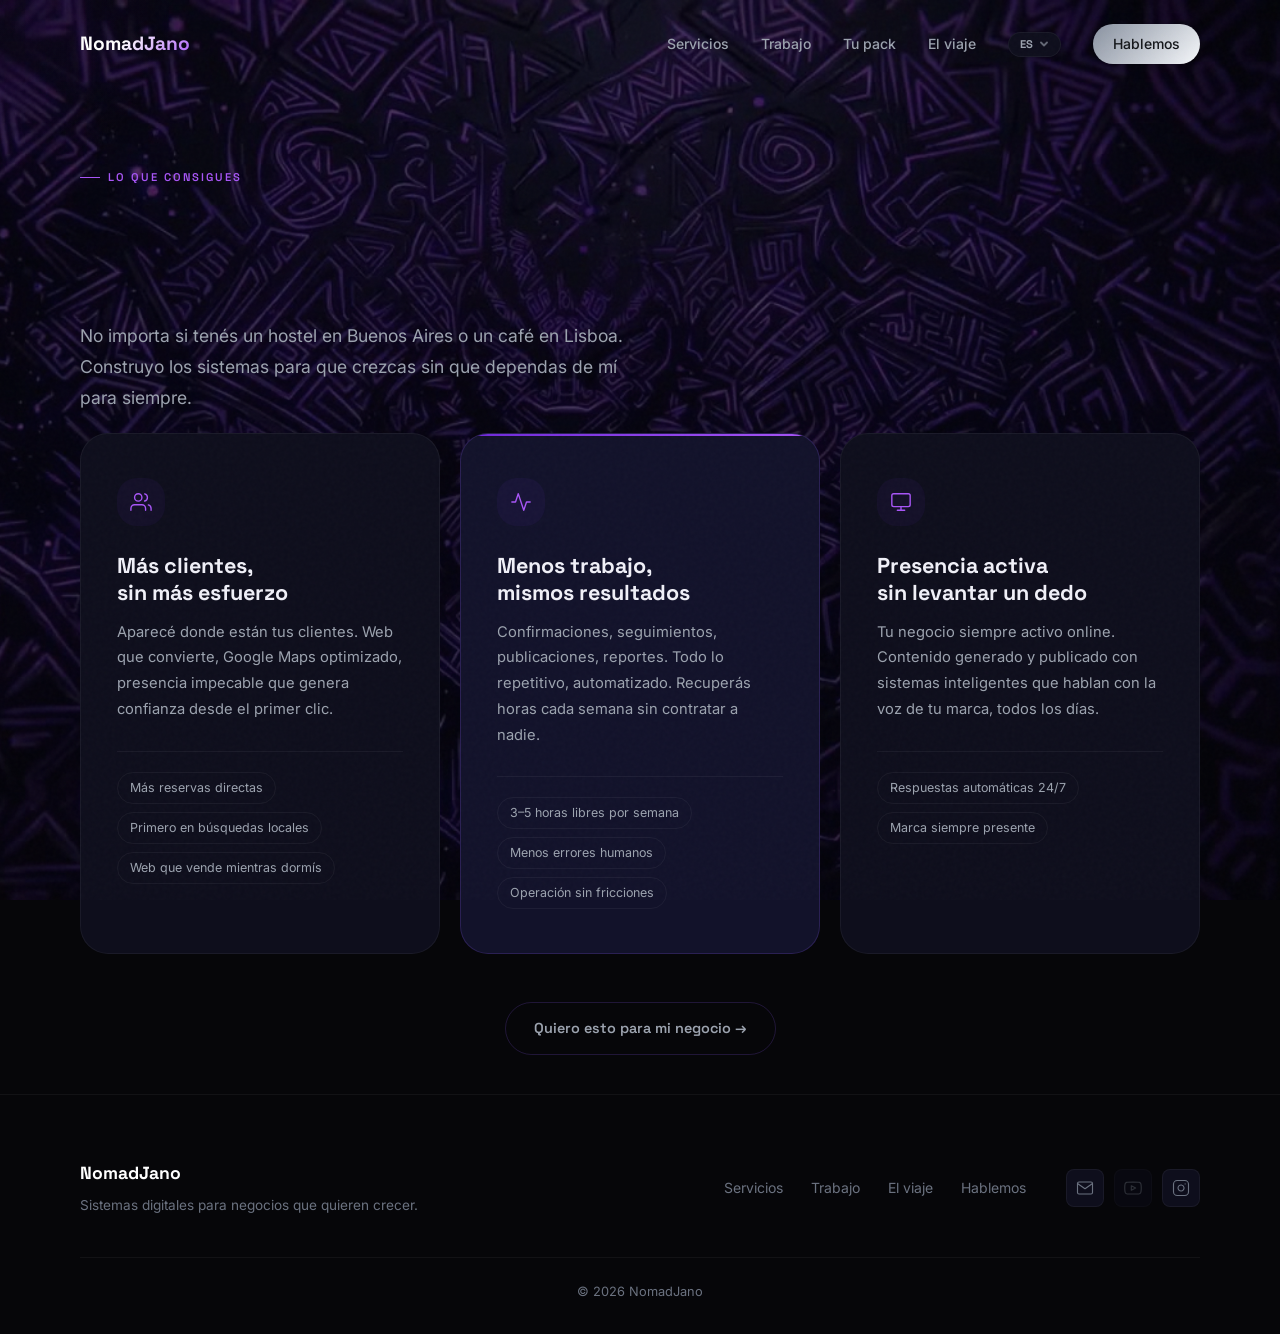
<file: servicios.html>
<!DOCTYPE html>
<html lang="es">
<head>
  <meta charset="UTF-8">
  <meta name="viewport" content="width=device-width, initial-scale=1.0">
  <meta name="description" content="NomadJano — Lo que consigues: más clientes, menos trabajo y presencia activa sin levantar un dedo.">
  <meta name="author" content="NomadJano">
  <meta name="robots" content="index, follow">
  <link rel="canonical" href="https://nomadjano.com/servicios.html">

  <meta property="og:type" content="website">
  <meta property="og:url" content="https://nomadjano.com/servicios.html">
  <meta property="og:title" content="Lo que consigues — NomadJano">
  <meta property="og:description" content="Más clientes, menos trabajo y presencia activa sin levantar un dedo.">
  <meta property="og:image" content="https://nomadjano.com/assets/og-image.svg">
  <meta property="og:site_name" content="NomadJano">
  <meta property="og:locale" content="es_AR">

  <title>Lo que consigues — NomadJano</title>

  <link rel="icon" type="image/svg+xml" href="./assets/favicon.svg">
  <link rel="preconnect" href="https://fonts.googleapis.com">
  <link rel="preconnect" href="https://fonts.gstatic.com" crossorigin>
  <link href="https://fonts.googleapis.com/css2?family=Space+Grotesk:wght@300;400;500;600;700&family=Fraunces:ital,opsz,wght@0,9..144,400;0,9..144,500;0,9..144,600;0,9..144,700;1,9..144,500&family=Inter:ital,wght@0,300;0,400;0,500;1,400&display=swap" rel="stylesheet">
  <link rel="stylesheet" href="./assets/css/styles.css">
</head>
<body>

  <!-- BACKGROUND VIDEO -->
  <video class="bg-video" autoplay muted loop playsinline poster="./assets/video/bg-pattern-poster.jpg" aria-hidden="true">
    <source src="./assets/video/bg-pattern.mp4" type="video/mp4">
  </video>
  <div class="bg-video-overlay" aria-hidden="true"></div>
  <canvas class="rune-field" id="runeField" aria-hidden="true"></canvas>

  <!-- PROGRESS BAR -->
  <div class="scroll-progress" id="scrollProgress" aria-hidden="true"></div>

  <!-- NAV -->
  <nav class="nav" id="nav">
    <div class="nav__container">
      <a href="index.html" class="nav__logo">NomadJano</a>
      <div class="nav__links">
        <a href="servicios.html" data-i18n="nav.services">Servicios</a>
        <a href="index.html#trabajo" data-i18n="nav.work">Trabajo</a>
        <a href="index.html#pack" data-i18n="nav.pack">Tu pack</a>
        <a href="viaje.html" target="_blank" rel="noopener noreferrer" data-i18n="nav.journey">El viaje</a>
        <div class="lang-dropdown" id="langSwitcher">
          <button class="lang-trigger" id="langTrigger" type="button" aria-haspopup="listbox" aria-expanded="false">
            <span class="lang-trigger__code" id="langCurrentCode">ES</span>
            <svg class="lang-trigger__arrow" width="10" height="10" viewBox="0 0 10 10" fill="none" stroke="currentColor" stroke-width="1.8" stroke-linecap="round" stroke-linejoin="round" aria-hidden="true">
              <polyline points="2 3.5 5 6.5 8 3.5"/>
            </svg>
          </button>
          <div class="lang-panel" role="listbox">
            <button class="lang-btn active" data-lang="es">ES</button>
            <button class="lang-btn" data-lang="en">EN</button>
            <button class="lang-btn" data-lang="pt">PT</button>
            <button class="lang-btn" data-lang="it">IT</button>
          </div>
        </div>
        <a href="index.html#contacto" class="nav__cta" data-i18n="nav.cta">Hablemos</a>
      </div>
      <button class="nav__menu-btn" id="menuBtn" aria-label="Abrir menú">
        <span></span><span></span><span></span>
      </button>
    </div>
  </nav>

  <!-- MOBILE MENU -->
  <div class="mobile-menu" id="mobileMenu" aria-hidden="true">
    <button class="mobile-menu__close" id="closeMenu" aria-label="Cerrar menú">✕</button>
    <a href="servicios.html" class="mobile-menu__link" data-i18n="nav.services">Servicios</a>
    <a href="index.html#trabajo" class="mobile-menu__link" data-i18n="nav.work">Trabajo</a>
    <a href="index.html#pack" class="mobile-menu__link" data-i18n="nav.pack">Tu pack</a>
    <a href="viaje.html" target="_blank" rel="noopener noreferrer" class="mobile-menu__link" data-i18n="nav.journey">El viaje</a>
    <div class="lang-switcher lang-switcher--mobile">
      <button class="lang-btn active" data-lang="es">ES</button>
      <button class="lang-btn" data-lang="en">EN</button>
      <button class="lang-btn" data-lang="pt">PT</button>
      <button class="lang-btn" data-lang="it">IT</button>
    </div>
    <a href="index.html#contacto" class="mobile-menu__link mobile-menu__cta" data-i18n="nav.cta">Hablemos →</a>
  </div>

  <!-- ======================================
       SERVICIOS
  ======================================= -->
  <section class="servicios" id="servicios" style="padding-top: clamp(120px, 15vw, 160px);">
    <div class="container">
      <div class="section-header">
        <span class="section-label reveal-up" data-i18n="s01.label">Lo que consigues</span>
        <h2 class="section-title reveal-clip">
          <span data-i18n="s01.title">Tu negocio en piloto automático.</span><br>
          <span class="gradient-text" data-i18n="s01.titleGradient">Sin tecnicismos.</span>
        </h2>
        <p class="section-subtitle reveal-up" data-i18n="s01.subtitle">
          No importa si tenés un hostel en Buenos Aires o un café en Lisboa.
          Construyo los sistemas para que crezcas sin que dependas de mí para siempre.
        </p>
      </div>

      <div class="servicios__grid">
        <div class="servicio-card">
          <div class="servicio-card__icon">
            <svg viewBox="0 0 24 24" fill="none" stroke="currentColor" stroke-width="1.5" stroke-linecap="round" stroke-linejoin="round">
              <path d="M17 21v-2a4 4 0 0 0-4-4H5a4 4 0 0 0-4 4v2"/>
              <circle cx="9" cy="7" r="4"/>
              <path d="M23 21v-2a4 4 0 0 0-3-3.87"/>
              <path d="M16 3.13a4 4 0 0 1 0 7.75"/>
            </svg>
          </div>
          <h3 class="servicio-card__title">
            <span data-i18n="srv01.title">Más clientes,</span><br>
            <span data-i18n="srv01.titleLine2">sin más esfuerzo</span>
          </h3>
          <p class="servicio-card__desc" data-i18n="srv01.desc">
            Aparecé donde están tus clientes. Web que convierte, Google Maps optimizado, presencia impecable que genera confianza desde el primer clic.
          </p>
          <ul class="servicio-card__tags">
            <li data-i18n="srv01.tag1">Más reservas directas</li>
            <li data-i18n="srv01.tag2">Primero en búsquedas locales</li>
            <li data-i18n="srv01.tag3">Web que vende mientras dormís</li>
          </ul>
        </div>

        <div class="servicio-card servicio-card--featured">
          <div class="servicio-card__icon">
            <svg viewBox="0 0 24 24" fill="none" stroke="currentColor" stroke-width="1.5" stroke-linecap="round" stroke-linejoin="round">
              <polyline points="22 12 18 12 15 21 9 3 6 12 2 12"/>
            </svg>
          </div>
          <h3 class="servicio-card__title">
            <span data-i18n="srv02.title">Menos trabajo,</span><br>
            <span data-i18n="srv02.titleLine2">mismos resultados</span>
          </h3>
          <p class="servicio-card__desc" data-i18n="srv02.desc">
            Confirmaciones, seguimientos, publicaciones, reportes. Todo lo repetitivo, automatizado. Recuperás horas cada semana sin contratar a nadie.
          </p>
          <ul class="servicio-card__tags">
            <li data-i18n="srv02.tag1">3–5 horas libres por semana</li>
            <li data-i18n="srv02.tag2">Menos errores humanos</li>
            <li data-i18n="srv02.tag3">Operación sin fricciones</li>
          </ul>
        </div>

        <div class="servicio-card">
          <div class="servicio-card__icon">
            <svg viewBox="0 0 24 24" fill="none" stroke="currentColor" stroke-width="1.5" stroke-linecap="round" stroke-linejoin="round">
              <rect x="2" y="3" width="20" height="14" rx="2" ry="2"/>
              <line x1="8" y1="21" x2="16" y2="21"/>
              <line x1="12" y1="17" x2="12" y2="21"/>
            </svg>
          </div>
          <h3 class="servicio-card__title">
            <span data-i18n="srv03.title">Presencia activa</span><br>
            <span data-i18n="srv03.titleLine2">sin levantar un dedo</span>
          </h3>
          <p class="servicio-card__desc" data-i18n="srv03.desc">
            Tu negocio siempre activo online. Contenido generado y publicado con sistemas inteligentes que hablan con la voz de tu marca, todos los días.
          </p>
          <ul class="servicio-card__tags">
            <li data-i18n="srv03.tag2">Respuestas automáticas 24/7</li>
            <li data-i18n="srv03.tag3">Marca siempre presente</li>
          </ul>
        </div>
      </div>

      <div class="servicios__cta reveal-up">
        <a href="index.html#contacto" class="btn btn--ghost" data-i18n="s01.cta">Quiero esto para mi negocio →</a>
      </div>
    </div>
  </section>

  <!-- ======================================
       FOOTER
  ======================================= -->
  <footer class="footer">
    <div class="container">
      <div class="footer__content">
        <div class="footer__brand">
          <a href="index.html" class="footer__logo">NomadJano</a>
          <p class="footer__tagline" data-i18n="footer.tagline">Sistemas digitales para negocios que quieren crecer.</p>
        </div>
        <nav class="footer__nav" aria-label="Footer navigation">
          <a href="servicios.html" data-i18n="nav.services">Servicios</a>
          <a href="index.html#trabajo" data-i18n="nav.work">Trabajo</a>
          <a href="viaje.html" target="_blank" rel="noopener noreferrer" data-i18n="nav.journey">El viaje</a>
          <a href="index.html#contacto" data-i18n="nav.cta">Hablemos</a>
        </nav>
        <div class="footer__social">
          <a href="mailto:nomadjano@gmail.com" aria-label="Email">
            <svg viewBox="0 0 24 24" fill="none" stroke="currentColor" stroke-width="1.5" stroke-linecap="round" stroke-linejoin="round" width="18" height="18">
              <path d="M4 4h16c1.1 0 2 .9 2 2v12c0 1.1-.9 2-2 2H4c-1.1 0-2-.9-2-2V6c0-1.1.9-2 2-2z"/>
              <polyline points="22,6 12,13 2,6"/>
            </svg>
          </a>
          <a href="https://youtube.com/@nomadjano" target="_blank" rel="noopener noreferrer" aria-label="YouTube (próximamente)" style="opacity:0.4;pointer-events:none;cursor:default;">
            <svg viewBox="0 0 24 24" fill="none" stroke="currentColor" stroke-width="1.5" stroke-linecap="round" stroke-linejoin="round" width="18" height="18">
              <path d="M22.54 6.42a2.78 2.78 0 0 0-1.95-1.97C18.88 4 12 4 12 4s-6.88 0-8.59.45A2.78 2.78 0 0 0 1.46 6.42 29 29 0 0 0 1 12a29 29 0 0 0 .46 5.58A2.78 2.78 0 0 0 3.41 19.6C5.12 20 12 20 12 20s6.88 0 8.59-.4a2.78 2.78 0 0 0 1.95-1.97A29 29 0 0 0 23 12a29 29 0 0 0-.46-5.58z"/>
              <polygon points="9.75 15.02 15.5 12 9.75 8.98 9.75 15.02"/>
            </svg>
          </a>
          <a href="https://instagram.com/nomadjano" target="_blank" rel="noopener noreferrer" aria-label="Instagram">
            <svg viewBox="0 0 24 24" fill="none" stroke="currentColor" stroke-width="1.5" stroke-linecap="round" stroke-linejoin="round" width="18" height="18">
              <rect x="2" y="2" width="20" height="20" rx="5" ry="5"/>
              <path d="M16 11.37A4 4 0 1 1 12.63 8 4 4 0 0 1 16 11.37z"/>
              <line x1="17.5" y1="6.5" x2="17.51" y2="6.5"/>
            </svg>
          </a>
        </div>
      </div>
      <div class="footer__bottom">
        <span data-i18n="footer.copyright">© 2026 NomadJano</span>
      </div>
    </div>
  </footer>

  <script src="./assets/js/i18n.js"></script>
  <script src="./assets/js/main.js"></script>
</body>
</html>
</file>
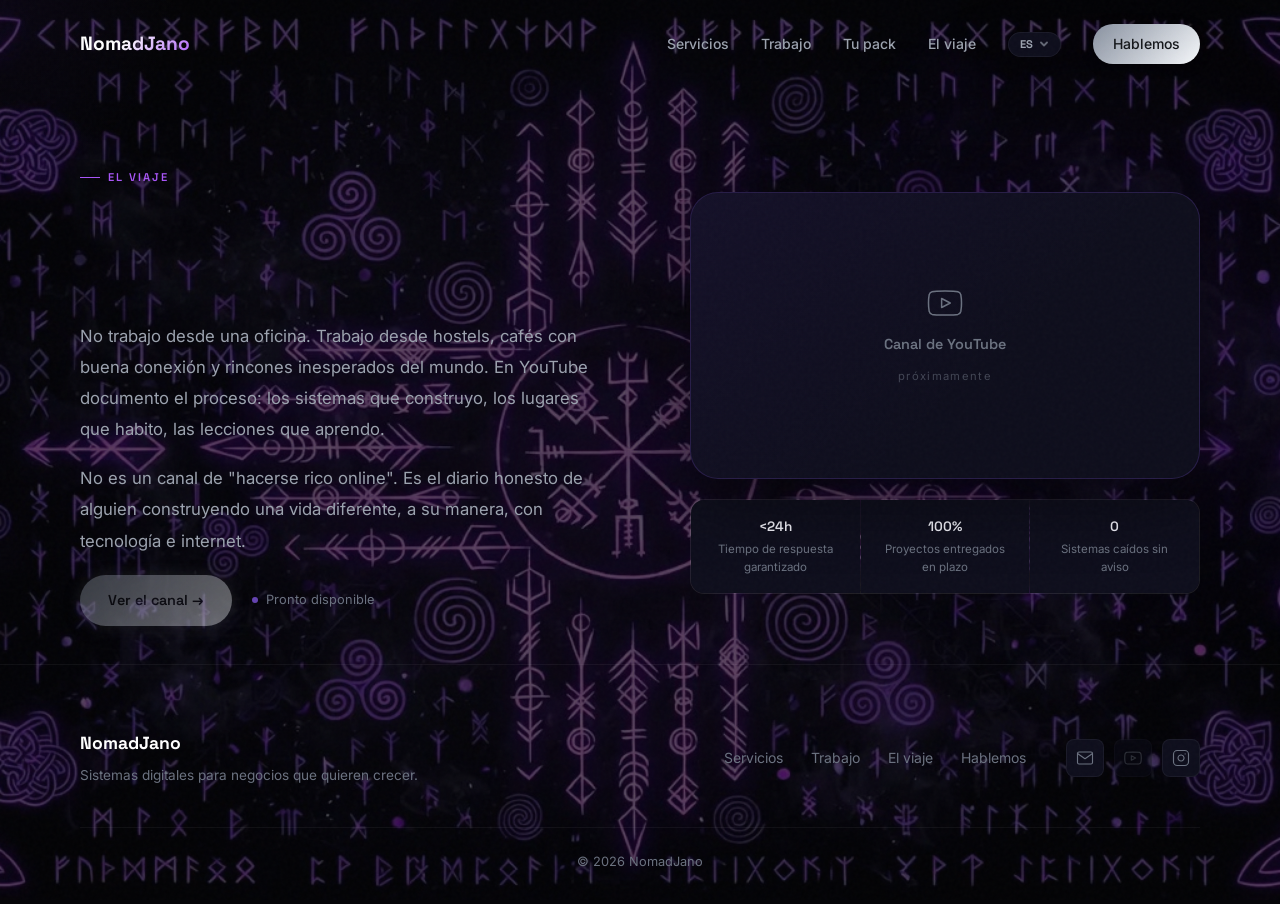
<file: viaje.html>
<!DOCTYPE html>
<html lang="es">
<head>
  <meta charset="UTF-8">
  <meta name="viewport" content="width=device-width, initial-scale=1.0">
  <meta name="description" content="NomadJano — El viaje: una vida construida en movimiento, documentada en el camino.">
  <meta name="author" content="NomadJano">
  <meta name="robots" content="index, follow">
  <link rel="canonical" href="https://nomadjano.com/viaje.html">

  <meta property="og:type" content="website">
  <meta property="og:url" content="https://nomadjano.com/viaje.html">
  <meta property="og:title" content="El viaje — NomadJano">
  <meta property="og:description" content="Una vida construida en movimiento, documentada en el camino.">
  <meta property="og:image" content="https://nomadjano.com/assets/og-image.svg">
  <meta property="og:site_name" content="NomadJano">
  <meta property="og:locale" content="es_AR">

  <title>El viaje — NomadJano</title>

  <link rel="icon" type="image/svg+xml" href="./assets/favicon.svg">
  <link rel="preconnect" href="https://fonts.googleapis.com">
  <link rel="preconnect" href="https://fonts.gstatic.com" crossorigin>
  <link href="https://fonts.googleapis.com/css2?family=Space+Grotesk:wght@300;400;500;600;700&family=Fraunces:ital,opsz,wght@0,9..144,400;0,9..144,500;0,9..144,600;0,9..144,700;1,9..144,500&family=Inter:ital,wght@0,300;0,400;0,500;1,400&display=swap" rel="stylesheet">
  <link rel="stylesheet" href="./assets/css/styles.css">
</head>
<body>

  <!-- BACKGROUND VIDEO -->
  <video class="bg-video" autoplay muted loop playsinline poster="./assets/video/viaje-bg-poster.jpg" aria-hidden="true">
    <source src="./assets/video/viaje-bg.mp4" type="video/mp4">
  </video>
  <div class="bg-video-overlay" aria-hidden="true"></div>
  <canvas class="rune-field" id="runeField" aria-hidden="true"></canvas>

  <!-- PROGRESS BAR -->
  <div class="scroll-progress" id="scrollProgress" aria-hidden="true"></div>

  <!-- NAV -->
  <nav class="nav" id="nav">
    <div class="nav__container">
      <a href="index.html" class="nav__logo">NomadJano</a>
      <div class="nav__links">
        <a href="servicios.html" target="_blank" rel="noopener noreferrer" data-i18n="nav.services">Servicios</a>
        <a href="index.html#trabajo" data-i18n="nav.work">Trabajo</a>
        <a href="index.html#pack" data-i18n="nav.pack">Tu pack</a>
        <a href="viaje.html" data-i18n="nav.journey">El viaje</a>
        <div class="lang-dropdown" id="langSwitcher">
          <button class="lang-trigger" id="langTrigger" type="button" aria-haspopup="listbox" aria-expanded="false">
            <span class="lang-trigger__code" id="langCurrentCode">ES</span>
            <svg class="lang-trigger__arrow" width="10" height="10" viewBox="0 0 10 10" fill="none" stroke="currentColor" stroke-width="1.8" stroke-linecap="round" stroke-linejoin="round" aria-hidden="true">
              <polyline points="2 3.5 5 6.5 8 3.5"/>
            </svg>
          </button>
          <div class="lang-panel" role="listbox">
            <button class="lang-btn active" data-lang="es">ES</button>
            <button class="lang-btn" data-lang="en">EN</button>
            <button class="lang-btn" data-lang="pt">PT</button>
            <button class="lang-btn" data-lang="it">IT</button>
          </div>
        </div>
        <a href="index.html#contacto" class="nav__cta" data-i18n="nav.cta">Hablemos</a>
      </div>
      <button class="nav__menu-btn" id="menuBtn" aria-label="Abrir menú">
        <span></span><span></span><span></span>
      </button>
    </div>
  </nav>

  <!-- MOBILE MENU -->
  <div class="mobile-menu" id="mobileMenu" aria-hidden="true">
    <button class="mobile-menu__close" id="closeMenu" aria-label="Cerrar menú">✕</button>
    <a href="servicios.html" target="_blank" rel="noopener noreferrer" class="mobile-menu__link" data-i18n="nav.services">Servicios</a>
    <a href="index.html#trabajo" class="mobile-menu__link" data-i18n="nav.work">Trabajo</a>
    <a href="index.html#pack" class="mobile-menu__link" data-i18n="nav.pack">Tu pack</a>
    <a href="viaje.html" class="mobile-menu__link" data-i18n="nav.journey">El viaje</a>
    <div class="lang-switcher lang-switcher--mobile">
      <button class="lang-btn active" data-lang="es">ES</button>
      <button class="lang-btn" data-lang="en">EN</button>
      <button class="lang-btn" data-lang="pt">PT</button>
      <button class="lang-btn" data-lang="it">IT</button>
    </div>
    <a href="index.html#contacto" class="mobile-menu__link mobile-menu__cta" data-i18n="nav.cta">Hablemos →</a>
  </div>

  <!-- ======================================
       EL VIAJE
  ======================================= -->
  <section class="viaje" id="viaje" style="padding-top: clamp(120px, 15vw, 160px);">
    <div class="viaje__bg">
      <div class="viaje__orb"></div>
    </div>
    <div class="container">
      <div class="viaje__content">
        <div class="viaje__text reveal-up">
          <span class="section-label" data-i18n="journey.label">El viaje</span>
          <h2 class="section-title reveal-clip">
            <span data-i18n="journey.title">Una vida construida</span><br>
            <span class="gradient-text" data-i18n="journey.titleGradient">en movimiento</span>
          </h2>
          <p class="viaje__desc" data-i18n="journey.desc1">
            No trabajo desde una oficina. Trabajo desde hostels, cafés con buena conexión y rincones inesperados del mundo. En YouTube documento el proceso: los sistemas que construyo, los lugares que habito, las lecciones que aprendo.
          </p>
          <p class="viaje__desc" data-i18n="journey.desc2">
            No es un canal de "hacerse rico online". Es el diario honesto de alguien construyendo una vida diferente, a su manera, con tecnología e internet.
          </p>
          <div class="viaje__actions">
            <span class="btn btn--primary btn--disabled" aria-disabled="true" data-i18n="journey.btn">Ver el canal →</span>
            <span class="viaje__badge">
              <span class="viaje__badge-dot"></span>
              <span data-i18n="journey.badge">Pronto disponible</span>
            </span>
          </div>
        </div>
        <div class="viaje__visual reveal-up">
          <div class="viaje__card">
            <div class="viaje__card-inner">
              <svg viewBox="0 0 24 24" fill="none" stroke="currentColor" stroke-width="1" stroke-linecap="round" stroke-linejoin="round">
                <path d="M22.54 6.42a2.78 2.78 0 0 0-1.95-1.97C18.88 4 12 4 12 4s-6.88 0-8.59.45A2.78 2.78 0 0 0 1.46 6.42 29 29 0 0 0 1 12a29 29 0 0 0 .46 5.58A2.78 2.78 0 0 0 3.41 19.6C5.12 20 12 20 12 20s6.88 0 8.59-.4a2.78 2.78 0 0 0 1.95-1.97A29 29 0 0 0 23 12a29 29 0 0 0-.46-5.58z"/>
                <polygon points="9.75 15.02 15.5 12 9.75 8.98 9.75 15.02"/>
              </svg>
              <span data-i18n="journey.cardTitle">Canal de YouTube</span>
              <small data-i18n="journey.cardSoon">próximamente</small>
            </div>
          </div>
          <div class="viaje__stats">
            <div class="viaje__stat">
              <strong data-i18n="journey.stat1title">&lt;24h</strong>
              <span data-i18n="journey.stat1sub">Tiempo de respuesta garantizado</span>
            </div>
            <div class="viaje__stat">
              <strong data-i18n="journey.stat2title">100%</strong>
              <span data-i18n="journey.stat2sub">Proyectos entregados en plazo</span>
            </div>
            <div class="viaje__stat">
              <strong data-i18n="journey.stat3title">0</strong>
              <span data-i18n="journey.stat3sub">Sistemas caídos sin aviso</span>
            </div>
          </div>
        </div>
      </div>
    </div>
  </section>

  <!-- ======================================
       FOOTER
  ======================================= -->
  <footer class="footer">
    <div class="container">
      <div class="footer__content">
        <div class="footer__brand">
          <a href="index.html" class="footer__logo">NomadJano</a>
          <p class="footer__tagline" data-i18n="footer.tagline">Sistemas digitales para negocios que quieren crecer.</p>
        </div>
        <nav class="footer__nav" aria-label="Footer navigation">
          <a href="servicios.html" target="_blank" rel="noopener noreferrer" data-i18n="nav.services">Servicios</a>
          <a href="index.html#trabajo" data-i18n="nav.work">Trabajo</a>
          <a href="viaje.html" data-i18n="nav.journey">El viaje</a>
          <a href="index.html#contacto" data-i18n="nav.cta">Hablemos</a>
        </nav>
        <div class="footer__social">
          <a href="mailto:nomadjano@gmail.com" aria-label="Email">
            <svg viewBox="0 0 24 24" fill="none" stroke="currentColor" stroke-width="1.5" stroke-linecap="round" stroke-linejoin="round" width="18" height="18">
              <path d="M4 4h16c1.1 0 2 .9 2 2v12c0 1.1-.9 2-2 2H4c-1.1 0-2-.9-2-2V6c0-1.1.9-2 2-2z"/>
              <polyline points="22,6 12,13 2,6"/>
            </svg>
          </a>
          <a href="https://youtube.com/@nomadjano" target="_blank" rel="noopener noreferrer" aria-label="YouTube (próximamente)" style="opacity:0.4;pointer-events:none;cursor:default;">
            <svg viewBox="0 0 24 24" fill="none" stroke="currentColor" stroke-width="1.5" stroke-linecap="round" stroke-linejoin="round" width="18" height="18">
              <path d="M22.54 6.42a2.78 2.78 0 0 0-1.95-1.97C18.88 4 12 4 12 4s-6.88 0-8.59.45A2.78 2.78 0 0 0 1.46 6.42 29 29 0 0 0 1 12a29 29 0 0 0 .46 5.58A2.78 2.78 0 0 0 3.41 19.6C5.12 20 12 20 12 20s6.88 0 8.59-.4a2.78 2.78 0 0 0 1.95-1.97A29 29 0 0 0 23 12a29 29 0 0 0-.46-5.58z"/>
              <polygon points="9.75 15.02 15.5 12 9.75 8.98 9.75 15.02"/>
            </svg>
          </a>
          <a href="https://instagram.com/nomadjano" target="_blank" rel="noopener noreferrer" aria-label="Instagram">
            <svg viewBox="0 0 24 24" fill="none" stroke="currentColor" stroke-width="1.5" stroke-linecap="round" stroke-linejoin="round" width="18" height="18">
              <rect x="2" y="2" width="20" height="20" rx="5" ry="5"/>
              <path d="M16 11.37A4 4 0 1 1 12.63 8 4 4 0 0 1 16 11.37z"/>
              <line x1="17.5" y1="6.5" x2="17.51" y2="6.5"/>
            </svg>
          </a>
        </div>
      </div>
      <div class="footer__bottom">
        <span data-i18n="footer.copyright">© 2026 NomadJano</span>
      </div>
    </div>
  </footer>

  <script src="./assets/js/i18n.js"></script>
  <script src="./assets/js/main.js"></script>
</body>
</html>
</file>
<file: assets/css/styles.css>
/* ================================================
   NOMADJANO — PREMIUM LANDING PAGE
   Dark · Violet · Cinematic
   ================================================ */

/* ------------------------------------------------
   VARIABLES
   ------------------------------------------------ */

:root {
  --bg-deep:         #060609;
  --bg-card:         #0e0e1c;
  --bg-card-hover:   #12122a;
  --bg-glass:        rgba(14, 14, 28, 0.75);

  --violet-900:      #3b0764;
  --violet-700:      #6d28d9;
  --violet-600:      #7c3aed;
  --violet-500:      #8b5cf6;
  --violet-400:      #a855f7;
  --violet-300:      #c084fc;
  --violet-glow:     rgba(124, 58, 237, 0.16);
  --violet-subtle:   rgba(124, 58, 237, 0.06);

  --accent-600:      #8891a0;
  --accent-500:      #d3d9e3;
  --accent-400:      #f6f8fb;
  --accent-glow:     rgba(210, 218, 230, 0.32);

  --text-primary:    #f0f0f8;
  --text-secondary:  #9ca3af;
  --text-muted:      #6b7280;

  --border:          rgba(139, 92, 246, 0.2);
  --border-subtle:   rgba(255, 255, 255, 0.05);

  --font-display:    'Space Grotesk', sans-serif;
  --font-serif:      'Fraunces', serif;
  --font-body:       'Inter', sans-serif;

  --section-pad:     clamp(20px, 3vw, 40px);
  --container:       1200px;

  --ease-out-expo:   cubic-bezier(0.16, 1, 0.3, 1);
  --ease-in-out:     cubic-bezier(0.4, 0, 0.2, 1);

  --radius-sm:       8px;
  --radius-md:       14px;
  --radius-lg:       20px;
  --radius-xl:       28px;
  --radius-full:     9999px;
}

/* ------------------------------------------------
   RESET
   ------------------------------------------------ */

*, *::before, *::after {
  box-sizing: border-box;
  margin: 0;
  padding: 0;
}

html {
  scroll-behavior: smooth;
}

body {
  font-family: var(--font-body);
  background: var(--bg-deep);
  color: var(--text-primary);
  line-height: 1.6;
  overflow-x: hidden;
  -webkit-font-smoothing: antialiased;
  -moz-osx-font-smoothing: grayscale;
}

a { text-decoration: none; color: inherit; }
ul { list-style: none; }
img, svg { max-width: 100%; }
button { cursor: pointer; border: none; background: none; font-family: inherit; }

/* ------------------------------------------------
   BACKGROUND VIDEO
   ------------------------------------------------ */

.bg-video {
  position: fixed;
  inset: 0;
  width: 100%;
  height: 100%;
  object-fit: cover;
  z-index: -2;
  pointer-events: none;
}

.bg-video--fit {
  object-fit: contain;
  background: var(--bg-deep);
}

.bg-video-overlay {
  position: fixed;
  inset: 0;
  z-index: -1;
  background: var(--bg-deep);
  opacity: 0.65;
  pointer-events: none;
}

/* ------------------------------------------------
   RUNE FIELD — cursor-reactive symbol swarm
   ------------------------------------------------ */

.rune-field {
  position: fixed;
  inset: 0;
  z-index: -1;
  pointer-events: none;
}

/* ------------------------------------------------
   NOISE TEXTURE OVERLAY
   ------------------------------------------------ */

body::before {
  content: '';
  position: fixed;
  inset: 0;
  background-image: url("data:image/svg+xml,%3Csvg viewBox='0 0 256 256' xmlns='http://www.w3.org/2000/svg'%3E%3Cfilter id='noise'%3E%3CfeTurbulence type='fractalNoise' baseFrequency='0.9' numOctaves='4' stitchTiles='stitch'/%3E%3C/filter%3E%3Crect width='100%25' height='100%25' filter='url(%23noise)' opacity='1'/%3E%3C/svg%3E");
  opacity: 0.025;
  pointer-events: none;
  z-index: 9999;
}

/* ------------------------------------------------
   UTILITIES
   ------------------------------------------------ */

.container {
  max-width: var(--container);
  margin: 0 auto;
  padding: 0 clamp(20px, 4vw, 40px);
}

.gradient-text {
  background: linear-gradient(135deg, var(--violet-500), var(--violet-300));
  -webkit-background-clip: text;
  -webkit-text-fill-color: transparent;
  background-clip: text;
}

.section-label {
  display: inline-flex;
  align-items: center;
  gap: 8px;
  font-family: var(--font-display);
  font-size: 0.7rem;
  font-weight: 600;
  letter-spacing: 0.18em;
  text-transform: uppercase;
  color: var(--violet-400);
  margin-bottom: 8px;
}

.section-label::before {
  content: '';
  width: 20px;
  height: 1px;
  background: var(--violet-400);
}

.section-title {
  font-family: var(--font-serif);
  font-size: clamp(2rem, 4vw, 3.2rem);
  font-weight: 700;
  line-height: 1.12;
  letter-spacing: -0.02em;
  margin-bottom: 12px;
}

.section-subtitle {
  font-size: clamp(0.95rem, 1.5vw, 1.1rem);
  color: var(--text-secondary);
  line-height: 1.75;
  max-width: 560px;
}

.section-header {
  margin-bottom: clamp(12px, 1.5vw, 20px);
}

/* ------------------------------------------------
   BUTTONS
   ------------------------------------------------ */

.btn {
  display: inline-flex;
  align-items: center;
  gap: 8px;
  padding: 14px 28px;
  border-radius: var(--radius-full);
  font-family: var(--font-display);
  font-size: 0.9rem;
  font-weight: 600;
  transition: all 0.35s var(--ease-out-expo);
  white-space: nowrap;
}

.btn--primary {
  background: linear-gradient(135deg, var(--accent-600), var(--accent-400));
  color: #14161a;
  box-shadow: 0 4px 20px rgba(0,0,0,0.45), 0 0 16px var(--accent-glow);
}

.btn--primary:hover {
  transform: translateY(-2px);
  box-shadow: 0 6px 28px rgba(0,0,0,0.5), 0 0 24px rgba(210, 218, 230, 0.35);
  filter: brightness(1.05);
}

.btn--ghost {
  border: 1px solid var(--border);
  color: var(--text-secondary);
  background: transparent;
}

.btn--ghost:hover {
  border-color: var(--violet-500);
  color: var(--text-primary);
  background: var(--violet-subtle);
}

.btn--disabled {
  opacity: 0.4;
  cursor: not-allowed;
  pointer-events: none;
}

/* ------------------------------------------------
   TAGS
   ------------------------------------------------ */

.tag {
  display: inline-flex;
  padding: 4px 10px;
  background: var(--violet-subtle);
  border: 1px solid var(--border);
  border-radius: var(--radius-full);
  font-size: 0.72rem;
  font-weight: 600;
  color: var(--violet-400);
  letter-spacing: 0.02em;
  transition: background 0.3s ease, border-color 0.3s ease, color 0.3s ease;
}

/* ------------------------------------------------
   SCROLL REVEAL ANIMATIONS
   ------------------------------------------------ */

.reveal-up {
  opacity: 0;
  transform: translateY(36px);
  transition: opacity 0.85s var(--ease-out-expo), transform 0.85s var(--ease-out-expo);
}

.reveal-up.is-visible {
  opacity: 1;
  transform: translateY(0);
}

.reveal-fade {
  opacity: 0;
  transform: translateY(18px) scale(0.985);
  transition: opacity 1.2s var(--ease-out-expo), transform 1.2s var(--ease-out-expo);
}

.reveal-fade.is-visible {
  opacity: 1;
  transform: translateY(0) scale(1);
}

/* Grid stagger delays */
.servicios__grid .servicio-card:nth-child(1) { transition-delay: 0s; }
.servicios__grid .servicio-card:nth-child(2) { transition-delay: 0.12s; }
.servicios__grid .servicio-card:nth-child(3) { transition-delay: 0.24s; }

.trabajo__grid .proyecto-card:nth-child(1) { transition-delay: 0s; }
.trabajo__grid .proyecto-card:nth-child(2) { transition-delay: 0.1s; }
.trabajo__grid .proyecto-card:nth-child(3) { transition-delay: 0.2s; }
.trabajo__grid .proyecto-card:nth-child(4) { transition-delay: 0.1s; }
.trabajo__grid .proyecto-card:nth-child(5) { transition-delay: 0.2s; }
.trabajo__grid .proyecto-card:nth-child(6) { transition-delay: 0.3s; }

/* ------------------------------------------------
   NAV
   ------------------------------------------------ */

.nav {
  position: fixed;
  top: 0;
  left: 0;
  right: 0;
  z-index: 100;
  padding: 24px 0;
  transition: padding 0.4s var(--ease-in-out), background 0.4s var(--ease-in-out);
}

.nav.scrolled {
  padding: 14px 0;
  background: var(--bg-glass);
  backdrop-filter: blur(24px);
  -webkit-backdrop-filter: blur(24px);
  border-bottom: 1px solid var(--border-subtle);
}

.nav__container {
  max-width: var(--container);
  margin: 0 auto;
  padding: 0 clamp(20px, 4vw, 40px);
  display: flex;
  align-items: center;
  justify-content: space-between;
}

.nav__logo {
  font-family: var(--font-display);
  font-size: 1.2rem;
  font-weight: 700;
  background: linear-gradient(135deg, #fff 40%, var(--violet-400));
  -webkit-background-clip: text;
  -webkit-text-fill-color: transparent;
  background-clip: text;
}

.nav__links {
  display: flex;
  align-items: center;
  gap: 32px;
}

.nav__links a {
  font-size: 0.875rem;
  font-weight: 500;
  color: var(--text-secondary);
  transition: color 0.2s ease;
  position: relative;
}

.nav__links a:not(.nav__cta):hover { color: var(--text-primary); }

.nav__links a:not(.nav__cta)::after {
  content: '';
  position: absolute;
  bottom: -4px;
  left: 0;
  right: 0;
  height: 1px;
  background: var(--violet-500);
  transform: scaleX(0);
  transition: transform 0.25s var(--ease-out-expo);
}

.nav__links a:not(.nav__cta):hover::after { transform: scaleX(1); }

.nav__cta {
  padding: 9px 20px;
  background: linear-gradient(135deg, var(--accent-600), var(--accent-400));
  border-radius: var(--radius-full);
  color: #14161a !important;
  font-size: 0.85rem;
  font-weight: 600;
  box-shadow: 0 2px 12px rgba(0,0,0,0.4);
  transition: all 0.3s var(--ease-out-expo) !important;
}

.nav__cta:hover {
  transform: translateY(-1px) !important;
  box-shadow: 0 4px 18px rgba(0,0,0,0.45), 0 0 16px rgba(210, 218, 230, 0.35) !important;
  filter: brightness(1.05);
}

.nav__cta::after { display: none !important; }

.nav__menu-btn {
  display: none;
  flex-direction: column;
  justify-content: center;
  gap: 5px;
  width: 36px;
  height: 36px;
  padding: 6px;
}

.nav__menu-btn span {
  display: block;
  width: 100%;
  height: 1.5px;
  background: var(--text-primary);
  border-radius: 2px;
  transition: all 0.3s ease;
  transform-origin: center;
}

.nav__menu-btn.open span:nth-child(1) { transform: translateY(6.5px) rotate(45deg); }
.nav__menu-btn.open span:nth-child(2) { opacity: 0; transform: scaleX(0); }
.nav__menu-btn.open span:nth-child(3) { transform: translateY(-6.5px) rotate(-45deg); }

/* ------------------------------------------------
   MOBILE MENU
   ------------------------------------------------ */

.mobile-menu {
  position: fixed;
  inset: 0;
  background: var(--bg-deep);
  z-index: 99;
  display: flex;
  flex-direction: column;
  align-items: center;
  justify-content: center;
  gap: 28px;
  opacity: 0;
  pointer-events: none;
  transition: opacity 0.35s ease;
}

.mobile-menu.open {
  opacity: 1;
  pointer-events: all;
}

.mobile-menu__close {
  position: absolute;
  top: 24px;
  right: 28px;
  font-size: 1.5rem;
  color: var(--text-muted);
  transition: color 0.2s ease;
}

.mobile-menu__close:hover { color: var(--text-primary); }

.mobile-menu__link {
  font-family: var(--font-display);
  font-size: clamp(1.75rem, 7vw, 2.5rem);
  font-weight: 700;
  color: var(--text-secondary);
  transition: color 0.2s ease;
}

.mobile-menu__link:hover { color: var(--text-primary); }

.mobile-menu__cta {
  margin-top: 8px;
  padding: 16px 40px;
  background: linear-gradient(135deg, var(--accent-600), var(--accent-400));
  border-radius: var(--radius-full);
  color: #14161a !important;
  font-size: 1.1rem;
  box-shadow: 0 0 40px var(--accent-glow);
}

/* ------------------------------------------------
   HERO
   ------------------------------------------------ */

.hero {
  position: relative;
  min-height: 100svh;
  display: flex;
  align-items: center;
  justify-content: center;
  padding: clamp(100px, 15vw, 140px) clamp(20px, 4vw, 40px) 80px;
  overflow: hidden;
}

/* Background */
.hero__bg {
  position: absolute;
  inset: 0;
  overflow: hidden;
}

.hero__orb {
  position: absolute;
  border-radius: 50%;
  filter: blur(130px);
  will-change: transform;
}

.hero__orb--1 {
  width: clamp(400px, 60vw, 700px);
  height: clamp(400px, 60vw, 700px);
  background: radial-gradient(circle, rgba(76, 29, 149, 0.4), transparent 65%);
  top: -20%;
  right: -10%;
  animation: orb-drift-1 18s ease-in-out infinite;
}

.hero__orb--2 {
  width: clamp(300px, 40vw, 500px);
  height: clamp(300px, 40vw, 500px);
  background: radial-gradient(circle, rgba(109, 40, 217, 0.25), transparent 65%);
  bottom: -10%;
  left: -8%;
  animation: orb-drift-2 20s ease-in-out infinite;
}

@keyframes orb-drift-1 {
  0%, 100% { transform: translate(0, 0) scale(1); }
  40%       { transform: translate(-40px, 60px) scale(1.06); }
  70%       { transform: translate(30px, -30px) scale(0.96); }
}

@keyframes orb-drift-2 {
  0%, 100% { transform: translate(0, 0) scale(1); }
  35%       { transform: translate(50px, -50px) scale(1.04); }
  65%       { transform: translate(-30px, 30px) scale(0.97); }
}

.hero__grid {
  position: absolute;
  inset: 0;
  background-image:
    linear-gradient(rgba(139, 92, 246, 0.025) 1px, transparent 1px),
    linear-gradient(90deg, rgba(139, 92, 246, 0.025) 1px, transparent 1px);
  background-size: 56px 56px;
  mask-image: radial-gradient(ellipse 80% 60% at 50% 50%, black 40%, transparent 100%);
  -webkit-mask-image: radial-gradient(ellipse 80% 60% at 50% 50%, black 40%, transparent 100%);
}

/* Content */
.hero__content {
  position: relative;
  z-index: 1;
  max-width: var(--container);
  width: 100%;
  display: grid;
  grid-template-columns: 1.15fr 0.85fr;
  align-items: center;
  gap: clamp(40px, 6vw, 90px);
  text-align: left;
}

.hero__text {
  display: flex;
  flex-direction: column;
  align-items: flex-start;
  gap: 26px;
}

/* Badge */
.hero__badge {
  display: inline-flex;
  align-items: center;
  gap: 10px;
  padding: 8px 18px;
  background: var(--bg-glass);
  border: 1px solid var(--border);
  border-radius: var(--radius-full);
  backdrop-filter: blur(16px);
  font-size: 0.8rem;
  font-weight: 500;
  color: var(--text-secondary);
  animation: hero-enter 0.9s var(--ease-out-expo) 0.15s both;
}

.hero__badge-dot {
  width: 7px;
  height: 7px;
  border-radius: 50%;
  background: #22c55e;
  box-shadow: 0 0 10px #22c55e80;
  animation: badge-pulse 2.5s ease-in-out infinite;
}

@keyframes badge-pulse {
  0%, 100% { box-shadow: 0 0 10px #22c55e80; }
  50%       { box-shadow: 0 0 20px #22c55ecc; }
}

/* Title */
.hero__title {
  font-family: var(--font-serif);
  font-size: clamp(2.6rem, 7vw, 5.5rem);
  font-weight: 700;
  line-height: 1.08;
  letter-spacing: -0.025em;
  animation: hero-enter 0.9s var(--ease-out-expo) 0.3s both;
}

.hero__title-gradient {
  background: linear-gradient(135deg, var(--violet-400), var(--violet-300));
  -webkit-background-clip: text;
  -webkit-text-fill-color: transparent;
  background-clip: text;
}

/* Subtitle */
.hero__subtitle {
  font-size: clamp(1rem, 2vw, 1.2rem);
  color: var(--text-secondary);
  line-height: 1.75;
  max-width: 520px;
  animation: hero-enter 0.9s var(--ease-out-expo) 0.45s both;
}

/* Actions */
.hero__actions {
  display: flex;
  gap: 14px;
  flex-wrap: wrap;
  justify-content: flex-start;
  animation: hero-enter 0.9s var(--ease-out-expo) 0.6s both;
}

/* Visual panel */
.hero__visual {
  position: relative;
  animation: hero-enter 1s var(--ease-out-expo) 0.5s both;
}

.hero__panel {
  background: var(--bg-glass);
  border: 1px solid var(--border);
  border-radius: var(--radius-xl);
  padding: clamp(24px, 3vw, 32px);
  backdrop-filter: blur(20px);
  -webkit-backdrop-filter: blur(20px);
  box-shadow: 0 30px 70px rgba(0, 0, 0, 0.45);
}

.hero__panel-header {
  display: flex;
  align-items: center;
  gap: 10px;
  font-size: 0.78rem;
  font-weight: 600;
  letter-spacing: 0.03em;
  color: var(--text-secondary);
  padding-bottom: 18px;
  margin-bottom: 20px;
  border-bottom: 1px solid var(--border-subtle);
}

.hero__panel-dot {
  width: 7px;
  height: 7px;
  border-radius: 50%;
  background: #22c55e;
  box-shadow: 0 0 10px #22c55e80;
  animation: badge-pulse 2.5s ease-in-out infinite;
}

.hero__panel-stats {
  display: flex;
  flex-direction: column;
  gap: 16px;
  margin-bottom: 22px;
}

.hero__panel-stat {
  display: flex;
  align-items: baseline;
  justify-content: space-between;
  gap: 16px;
}

.hero__panel-stat strong {
  font-family: var(--font-display);
  font-size: 1.35rem;
  font-weight: 700;
  color: var(--text-primary);
  white-space: nowrap;
}

.hero__panel-stat span {
  font-size: 0.82rem;
  color: var(--text-muted);
  text-align: right;
}

.hero__panel-footer {
  padding-top: 18px;
  border-top: 1px solid var(--border-subtle);
}

.hero__panel-footer > span {
  display: block;
  font-size: 0.68rem;
  font-weight: 600;
  text-transform: uppercase;
  letter-spacing: 0.1em;
  color: var(--text-muted);
  margin-bottom: 10px;
}

.hero__panel-clients {
  display: flex;
  flex-wrap: wrap;
  gap: 8px;
}

.hero__panel-clients span {
  font-size: 0.74rem;
  color: var(--text-secondary);
  padding: 4px 10px;
  border: 1px solid var(--border-subtle);
  border-radius: var(--radius-full);
}

@keyframes hero-enter {
  from { opacity: 0; transform: translateY(32px); }
  to   { opacity: 1; transform: translateY(0); }
}

/* Scroll indicator */
.hero__scroll-indicator {
  position: absolute;
  bottom: 28px;
  left: 50%;
  transform: translateX(-50%);
  display: flex;
  flex-direction: column;
  align-items: center;
  gap: 8px;
  color: var(--text-muted);
  font-size: 0.65rem;
  letter-spacing: 0.2em;
  text-transform: uppercase;
  animation: scroll-hint 2.4s ease-in-out infinite;
}

.hero__scroll-line {
  width: 1px;
  height: 44px;
  background: linear-gradient(to bottom, var(--violet-600), transparent);
}

@keyframes scroll-hint {
  0%, 100% { opacity: 0.4; transform: translateX(-50%) translateY(0); }
  50%       { opacity: 0.9; transform: translateX(-50%) translateY(8px); }
}

/* ------------------------------------------------
   MANIFIESTO
   ------------------------------------------------ */

.manifiesto {
  padding: clamp(48px, 8vw, 80px) 0;
  position: relative;
}

.manifiesto::before {
  content: '';
  position: absolute;
  inset: 0;
  background: linear-gradient(90deg,
    transparent,
    rgba(109, 40, 217, 0.05) 30%,
    rgba(139, 92, 246, 0.06) 50%,
    rgba(109, 40, 217, 0.05) 70%,
    transparent
  );
}

.manifiesto > .container {
  position: relative;
  text-align: center;
}

.manifiesto__text {
  font-family: var(--font-serif);
  font-size: clamp(1.4rem, 3.5vw, 2.6rem);
  font-weight: 600;
  line-height: 1.45;
  color: var(--text-primary);
  margin-bottom: 20px;
}

.manifiesto__text em {
  font-style: normal;
  background: linear-gradient(135deg, var(--violet-500), var(--violet-300));
  -webkit-background-clip: text;
  -webkit-text-fill-color: transparent;
  background-clip: text;
}

.manifiesto__author {
  display: block;
  font-size: 0.875rem;
  color: var(--text-muted);
  font-style: italic;
}

/* ------------------------------------------------
   SERVICIOS
   ------------------------------------------------ */

.servicios {
  padding: var(--section-pad) 0;
}

.servicios__grid {
  display: grid;
  grid-template-columns: repeat(3, 1fr);
  gap: 20px;
}

.servicios__cta {
  display: flex;
  justify-content: center;
  margin-top: clamp(32px, 5vw, 48px);
}

.servicio-card {
  position: relative;
  padding: clamp(28px, 4vw, 44px) clamp(24px, 3vw, 36px);
  background: var(--bg-card);
  border: 1px solid var(--border-subtle);
  border-radius: var(--radius-xl);
  transition: all 0.4s var(--ease-out-expo);
  overflow: hidden;

  /* Grid stagger animation */
  opacity: 0;
  transform: translateY(40px);
}

.servicio-card.is-visible {
  opacity: 1;
  transform: translateY(0);
}

.servicio-card::before {
  content: '';
  position: absolute;
  inset: 0;
  background: linear-gradient(135deg, var(--violet-subtle), transparent 60%);
  opacity: 0;
  transition: opacity 0.4s ease;
}

.servicio-card:hover {
  border-color: var(--border);
  transform: translateY(-6px) !important;
  box-shadow: 0 24px 64px rgba(109, 40, 217, 0.18);
}

.servicio-card:hover::before { opacity: 1; }

.servicio-card--featured {
  border-color: var(--border);
  background: var(--bg-card-hover);
}

.servicio-card--featured::after {
  content: '';
  position: absolute;
  top: 0;
  left: 0;
  right: 0;
  height: 2px;
  background: linear-gradient(90deg, var(--violet-700), var(--violet-400));
}

.servicio-card__icon {
  position: relative;
  width: 48px;
  height: 48px;
  display: flex;
  align-items: center;
  justify-content: center;
  background: var(--violet-subtle);
  border-radius: var(--radius-lg);
  color: var(--violet-400);
  margin-bottom: 26px;
  transition: all 0.3s ease;
}

.servicio-card:hover .servicio-card__icon {
  background: rgba(124, 58, 237, 0.15);
  color: var(--violet-300);
}

.servicio-card__icon svg {
  width: 22px;
  height: 22px;
}

.servicio-card__title {
  font-family: var(--font-display);
  font-size: clamp(1.1rem, 2vw, 1.35rem);
  font-weight: 700;
  line-height: 1.25;
  margin-bottom: 14px;
}

.servicio-card__desc {
  font-size: 0.92rem;
  color: var(--text-secondary);
  line-height: 1.75;
  margin-bottom: 28px;
}

.servicio-card__tags {
  display: flex;
  flex-wrap: wrap;
  gap: 8px;
  border-top: 1px solid var(--border-subtle);
  padding-top: 20px;
}

.servicio-card__tags li {
  font-size: 0.78rem;
  color: var(--text-secondary);
  padding: 5px 12px;
  border: 1px solid var(--border-subtle);
  border-radius: var(--radius-full);
  transition: border-color 0.3s ease, color 0.3s ease;
}

.servicio-card:hover .servicio-card__tags li {
  border-color: var(--border);
  color: var(--text-primary);
}

/* ------------------------------------------------
   TRABAJO / PORTFOLIO
   ------------------------------------------------ */

.trabajo {
  padding: var(--section-pad) 0;
}

.trabajo__grid {
  display: grid;
  grid-template-columns: repeat(2, 1fr);
  gap: 22px;
}

.proyecto-card {
  background: var(--bg-card);
  border: 1px solid var(--border-subtle);
  border-radius: var(--radius-lg);
  overflow: hidden;
  transition: all 0.4s var(--ease-out-expo);

  opacity: 0;
  transform: translateY(32px);
}

.proyecto-card.is-visible {
  opacity: 1;
  transform: translateY(0);
}

.proyecto-card:hover {
  border-color: var(--border);
  transform: translateY(-5px) !important;
  box-shadow: 0 20px 48px rgba(0, 0, 0, 0.35);
}

.proyecto-card--large {
  grid-column: span 2;
}

.proyecto-card__visual {
  aspect-ratio: 16 / 9;
  background: linear-gradient(135deg, #0c0c20, #0f0f28);
  border-bottom: 1px solid var(--border-subtle);
  display: flex;
  align-items: center;
  justify-content: center;
  position: relative;
  overflow: hidden;
  transition: background 0.4s ease;
}

.proyecto-card--large .proyecto-card__visual {
  aspect-ratio: 21 / 9;
}

.proyecto-card__visual::before {
  content: '';
  position: absolute;
  inset: 0;
  background: radial-gradient(circle at 50% 40%, var(--violet-subtle), transparent 70%);
  opacity: 0;
  transition: opacity 0.4s ease;
}

.proyecto-card:hover .proyecto-card__visual::before { opacity: 1; }

.proyecto-card__placeholder-inner {
  position: relative;
  z-index: 1;
  display: flex;
  flex-direction: column;
  align-items: center;
  gap: 10px;
  color: var(--text-muted);
  transition: color 0.3s ease;
}

.proyecto-card:hover .proyecto-card__placeholder-inner { color: var(--violet-400); }

.proyecto-card__placeholder-inner svg {
  width: 32px;
  height: 32px;
}

.proyecto-card__placeholder-inner span {
  font-size: 0.7rem;
  font-weight: 600;
  letter-spacing: 0.14em;
  text-transform: uppercase;
}

.proyecto-card__content {
  padding: 22px 24px 24px;
}

.proyecto-card__tags {
  display: flex;
  gap: 6px;
  margin-bottom: 10px;
  flex-wrap: wrap;
}

.proyecto-card__title {
  font-family: var(--font-display);
  font-size: 1rem;
  font-weight: 600;
  margin-bottom: 6px;
  line-height: 1.35;
}

.proyecto-card__desc {
  font-size: 0.85rem;
  color: var(--text-muted);
  line-height: 1.65;
}

.proyecto-card--coming {
  opacity: 0.5 !important;
  filter: saturate(0.5);
}

.proyecto-card--coming:hover {
  opacity: 0.65 !important;
}

/* Live project cards */
.proyecto-card--live {
  display: block;
  cursor: pointer;
}

.proyecto-card--live:hover {
  border-color: var(--violet-600) !important;
}

.proyecto-card--live:hover .tag {
  background: rgba(210, 218, 230, 0.14);
  border-color: rgba(210, 218, 230, 0.5);
  color: var(--accent-400);
}

.proyecto-card__visual {
  position: relative;
}

/* Screenshot preview */
.proyecto-card__visual--screenshot {
  background: #0a0a14;
  overflow: hidden;
}

.proyecto-card__skeleton {
  position: absolute;
  inset: 0;
  background: linear-gradient(
    90deg,
    var(--bg-card) 25%,
    rgba(139, 92, 246, 0.06) 50%,
    var(--bg-card) 75%
  );
  background-size: 200% 100%;
  animation: skeleton-shimmer 1.8s ease-in-out infinite;
}

@keyframes skeleton-shimmer {
  0%   { background-position: 200% 0; }
  100% { background-position: -200% 0; }
}

.proyecto-card__screenshot {
  position: absolute;
  inset: 0;
  width: 100%;
  height: 100%;
  object-fit: cover;
  object-position: top center;
  transition: transform 0.5s var(--ease-out-expo), opacity 0.4s ease;
  opacity: 0;
}

.proyecto-card__screenshot.loaded {
  opacity: 1;
}

.proyecto-card--live:hover .proyecto-card__screenshot {
  transform: scale(1.04);
}

/* Hide skeleton once image loads */
.proyecto-card__screenshot.loaded + .proyecto-card__skeleton,
.proyecto-card__visual--screenshot:has(.proyecto-card__screenshot.loaded) .proyecto-card__skeleton {
  opacity: 0;
}

.proyecto-card__live-badge {
  position: absolute;
  top: 12px;
  right: 12px;
  display: inline-flex;
  align-items: center;
  gap: 6px;
  padding: 4px 10px;
  background: rgba(6, 6, 9, 0.85);
  border: 1px solid rgba(34, 197, 94, 0.3);
  border-radius: var(--radius-full);
  font-size: 0.65rem;
  font-weight: 700;
  letter-spacing: 0.08em;
  color: #4ade80;
  backdrop-filter: blur(8px);
  z-index: 2;
}

.proyecto-card__live-dot {
  width: 5px;
  height: 5px;
  border-radius: 50%;
  background: #22c55e;
  box-shadow: 0 0 6px #22c55e;
  animation: badge-pulse 2s ease-in-out infinite;
}

/* ------------------------------------------------
   VIAJE
   ------------------------------------------------ */

.viaje {
  padding: var(--section-pad) 0;
  position: relative;
  overflow: hidden;
}

.viaje__bg {
  position: absolute;
  inset: 0;
  overflow: hidden;
  pointer-events: none;
}

.viaje__orb {
  position: absolute;
  width: clamp(300px, 50vw, 600px);
  height: clamp(300px, 50vw, 600px);
  border-radius: 50%;
  background: radial-gradient(circle, rgba(109, 40, 217, 0.12), transparent 65%);
  right: -10%;
  top: 50%;
  transform: translateY(-50%);
  filter: blur(80px);
}

.viaje__content {
  position: relative;
  z-index: 1;
  display: grid;
  grid-template-columns: 1fr 1fr;
  gap: clamp(48px, 8vw, 100px);
  align-items: center;
}

.viaje__desc {
  font-size: clamp(0.95rem, 1.5vw, 1.05rem);
  color: var(--text-secondary);
  line-height: 1.85;
  margin-bottom: 18px;
}

.viaje__desc--trust {
  border-left: 2px solid var(--violet-500);
  padding-left: 14px;
  color: var(--text-primary);
  opacity: 0.85;
}

.viaje__actions {
  display: flex;
  align-items: center;
  gap: 20px;
  flex-wrap: wrap;
  margin-top: 8px;
}

.viaje__badge {
  display: inline-flex;
  align-items: center;
  gap: 8px;
  font-size: 0.8rem;
  color: var(--text-muted);
}

.viaje__badge-dot {
  width: 6px;
  height: 6px;
  border-radius: 50%;
  background: var(--violet-500);
  opacity: 0.7;
}

.viaje__visual {
  display: flex;
  flex-direction: column;
  gap: 20px;
}

.viaje__card {
  width: 100%;
  aspect-ratio: 16 / 9;
  background: var(--bg-card);
  border: 1px solid var(--border);
  border-radius: var(--radius-xl);
  overflow: hidden;
  position: relative;
  box-shadow: 0 24px 64px rgba(0,0,0,0.4);
}

.viaje__card::before {
  content: '';
  position: absolute;
  inset: 0;
  background: linear-gradient(135deg, var(--violet-subtle), transparent 60%);
}

.viaje__card-inner {
  position: relative;
  height: 100%;
  display: flex;
  flex-direction: column;
  align-items: center;
  justify-content: center;
  gap: 12px;
  color: var(--text-muted);
}

.viaje__card-inner svg { width: 36px; height: 36px; }
.viaje__card-inner span { font-family: var(--font-display); font-size: 0.9rem; font-weight: 600; }
.viaje__card-inner small { font-size: 0.7rem; opacity: 0.55; letter-spacing: 0.12em; }

.viaje__stats {
  display: grid;
  grid-template-columns: repeat(3, 1fr);
  gap: 1px;
  background: var(--border-subtle);
  border: 1px solid var(--border-subtle);
  border-radius: var(--radius-md);
  overflow: hidden;
}

.viaje__stat {
  display: flex;
  flex-direction: column;
  gap: 2px;
  padding: 16px 20px;
  background: var(--bg-card);
  text-align: center;
}

.viaje__stat strong {
  font-family: var(--font-display);
  font-size: 0.85rem;
  font-weight: 600;
  color: var(--text-primary);
}

.viaje__stat span {
  font-size: 0.72rem;
  color: var(--text-muted);
}

/* ------------------------------------------------
   CONTACTO
   ------------------------------------------------ */

.contacto {
  padding: var(--section-pad) 0;
  position: relative;
}

.contacto::before {
  content: '';
  position: absolute;
  width: 600px;
  height: 600px;
  border-radius: 50%;
  background: radial-gradient(circle, rgba(109, 40, 217, 0.08), transparent 70%);
  left: 50%;
  top: 50%;
  transform: translate(-50%, -50%);
  filter: blur(60px);
  pointer-events: none;
}

.contacto__inner {
  position: relative;
  max-width: 680px;
  margin: 0 auto;
  text-align: center;
}

.contacto__title {
  font-family: var(--font-serif);
  font-size: clamp(2rem, 4vw, 3rem);
  font-weight: 700;
  line-height: 1.15;
  letter-spacing: -0.02em;
  margin-bottom: 20px;
}

.contacto__desc {
  font-size: clamp(0.95rem, 1.5vw, 1.05rem);
  color: var(--text-secondary);
  line-height: 1.75;
  margin-bottom: 48px;
}

.contacto__options {
  display: flex;
  gap: 14px;
  justify-content: center;
  flex-wrap: wrap;
  margin-bottom: 28px;
}

.contacto-option {
  display: flex;
  align-items: center;
  gap: 16px;
  padding: 18px 24px;
  background: var(--bg-card);
  border: 1px solid var(--border-subtle);
  border-radius: var(--radius-lg);
  min-width: 280px;
  transition: all 0.35s var(--ease-out-expo);
  text-align: left;
}

.contacto-option:hover {
  border-color: var(--accent-500);
  background: var(--bg-card-hover);
  transform: translateY(-3px);
  box-shadow: 0 12px 36px rgba(210, 218, 230, 0.22);
}

.contacto-option__icon {
  width: 44px;
  height: 44px;
  display: flex;
  align-items: center;
  justify-content: center;
  background: var(--violet-subtle);
  border: 1px solid var(--border);
  border-radius: var(--radius-md);
  color: var(--violet-400);
  flex-shrink: 0;
  transition: all 0.3s ease;
}

.contacto-option:hover .contacto-option__icon {
  background: rgba(210, 218, 230, 0.15);
  border-color: var(--accent-500);
  color: var(--accent-400);
}

.contacto-option__text {
  display: flex;
  flex-direction: column;
  gap: 3px;
  flex: 1;
}

.contacto-option__label {
  font-size: 0.7rem;
  color: var(--text-muted);
  text-transform: uppercase;
  letter-spacing: 0.12em;
}

.contacto-option__value {
  font-family: var(--font-display);
  font-size: 0.9rem;
  font-weight: 600;
  color: var(--text-primary);
}

.contacto-option__arrow {
  color: var(--text-muted);
  font-size: 1rem;
  transition: transform 0.25s ease, color 0.25s ease;
}

.contacto-option:hover .contacto-option__arrow {
  transform: translateX(4px);
  color: var(--accent-400);
}

.contacto__micro {
  font-size: 0.82rem;
  color: var(--text-muted);
  font-style: italic;
}

/* Calendly primary CTA */
.contacto-calendly {
  display: flex;
  align-items: center;
  gap: 20px;
  padding: 22px 28px;
  background: linear-gradient(135deg, rgba(109, 40, 217, 0.12), rgba(168, 85, 247, 0.08));
  border: 1px solid var(--border);
  border-radius: var(--radius-lg);
  width: 100%;
  max-width: 480px;
  margin: 0 auto 24px;
  transition: all 0.35s var(--ease-out-expo);
  position: relative;
  overflow: hidden;
}

.contacto-calendly::before {
  content: '';
  position: absolute;
  top: 0;
  left: 0;
  right: 0;
  height: 2px;
  background: linear-gradient(90deg, var(--violet-700), var(--violet-400));
}

.contacto-calendly:hover {
  border-color: var(--accent-500);
  background: linear-gradient(135deg, rgba(210, 218, 230, 0.14), rgba(210, 218, 230, 0.08));
  transform: translateY(-3px);
  box-shadow: 0 16px 48px rgba(210, 218, 230, 0.24);
}

.contacto-calendly__icon {
  width: 52px;
  height: 52px;
  display: flex;
  align-items: center;
  justify-content: center;
  background: linear-gradient(135deg, var(--violet-600), var(--violet-400));
  border-radius: var(--radius-md);
  color: #fff;
  flex-shrink: 0;
  box-shadow: 0 0 20px var(--violet-glow);
}

.contacto-calendly__icon svg {
  width: 22px;
  height: 22px;
}

.contacto-calendly__text {
  display: flex;
  flex-direction: column;
  gap: 4px;
  flex: 1;
  text-align: left;
}

.contacto-calendly__label {
  font-size: 0.72rem;
  color: var(--violet-400);
  text-transform: uppercase;
  letter-spacing: 0.1em;
  font-weight: 600;
}

.contacto-calendly__value {
  font-family: var(--font-display);
  font-size: 1.05rem;
  font-weight: 700;
  color: var(--text-primary);
}

/* "o si preferís escribir primero" separator */
.contacto__alt {
  font-size: 0.8rem;
  color: var(--text-muted);
  margin-bottom: 16px;
  position: relative;
}

.contacto__alt::before,
.contacto__alt::after {
  content: '';
  position: absolute;
  top: 50%;
  width: 60px;
  height: 1px;
  background: var(--border-subtle);
}

.contacto__alt::before { right: calc(50% + 120px); }
.contacto__alt::after  { left:  calc(50% + 120px); }

/* ------------------------------------------------
   FOOTER
   ------------------------------------------------ */

.footer {
  border-top: 1px solid var(--border-subtle);
  padding: clamp(48px, 6vw, 64px) 0 32px;
}

.footer__content {
  display: grid;
  grid-template-columns: 1fr auto auto;
  align-items: center;
  gap: 40px;
  margin-bottom: 40px;
}

.footer__logo {
  font-family: var(--font-display);
  font-size: 1.1rem;
  font-weight: 700;
  background: linear-gradient(135deg, #fff 40%, var(--violet-400));
  -webkit-background-clip: text;
  -webkit-text-fill-color: transparent;
  background-clip: text;
  display: block;
  margin-bottom: 8px;
}

.footer__tagline {
  font-size: 0.85rem;
  color: var(--text-muted);
}

.footer__nav {
  display: flex;
  gap: 28px;
}

.footer__nav a {
  font-size: 0.875rem;
  color: var(--text-muted);
  transition: color 0.2s ease;
}

.footer__nav a:hover { color: var(--text-primary); }

.footer__social {
  display: flex;
  gap: 10px;
}

.footer__social a {
  width: 38px;
  height: 38px;
  display: flex;
  align-items: center;
  justify-content: center;
  background: var(--bg-card);
  border: 1px solid var(--border-subtle);
  border-radius: var(--radius-sm);
  color: var(--text-muted);
  transition: all 0.25s ease;
}

.footer__social a:hover {
  border-color: var(--violet-600);
  color: var(--violet-400);
  background: var(--violet-subtle);
  transform: translateY(-2px);
}

.footer__bottom {
  border-top: 1px solid var(--border-subtle);
  padding-top: 24px;
  display: flex;
  align-items: center;
  justify-content: center;
  gap: 12px;
  font-size: 0.8rem;
  color: var(--text-muted);
}

.footer__separator { opacity: 0.4; }

/* ------------------------------------------------
   CURSOR GLOW (DESKTOP)
   ------------------------------------------------ */

.cursor-glow {
  position: fixed;
  width: 360px;
  height: 360px;
  border-radius: 50%;
  background: radial-gradient(circle, rgba(124, 58, 237, 0.055), transparent 70%);
  pointer-events: none;
  z-index: 1;
  transform: translate(-50%, -50%);
  transition: opacity 0.4s ease;
  mix-blend-mode: screen;
  will-change: left, top;
}

/* ------------------------------------------------
   RESPONSIVE — TABLET (≤ 1024px)
   ------------------------------------------------ */

@media (max-width: 1024px) {
  .hero__content {
    grid-template-columns: 1fr;
    text-align: center;
    gap: 48px;
  }

  .hero__text {
    align-items: center;
  }

  .hero__visual {
    max-width: 440px;
    margin: 0 auto;
    width: 100%;
  }

  .servicios__grid {
    grid-template-columns: 1fr;
    max-width: 560px;
    margin: 0 auto;
  }

  .servicios__grid .servicio-card:nth-child(1) { transition-delay: 0s; }
  .servicios__grid .servicio-card:nth-child(2) { transition-delay: 0.1s; }
  .servicios__grid .servicio-card:nth-child(3) { transition-delay: 0.2s; }

  .trabajo__grid {
    grid-template-columns: repeat(2, 1fr);
  }

  .proyecto-card--large {
    grid-column: span 2;
  }

  .viaje__content {
    grid-template-columns: 1fr;
    gap: 48px;
  }

  .viaje__visual {
    max-width: 480px;
    margin: 0 auto;
    width: 100%;
  }

  .footer__content {
    grid-template-columns: 1fr 1fr;
    grid-template-rows: auto auto;
  }

  .footer__brand {
    grid-column: 1 / -1;
  }
}

/* ------------------------------------------------
   RESPONSIVE — MOBILE (≤ 768px)
   ------------------------------------------------ */

@media (max-width: 768px) {
  .nav__links { display: none; }
  .nav__menu-btn { display: flex; }

  .hero__actions {
    flex-direction: column;
    align-items: center;
  }

  .trabajo__grid {
    grid-template-columns: 1fr;
  }

  .proyecto-card--large {
    grid-column: span 1;
  }

  .proyecto-card--large .proyecto-card__visual {
    aspect-ratio: 16 / 9;
  }

  .contacto__options {
    flex-direction: column;
    align-items: center;
  }

  .contacto-option {
    width: 100%;
    max-width: 380px;
  }

  .footer__content {
    grid-template-columns: 1fr;
    gap: 28px;
  }

  .footer__nav {
    display: grid;
    grid-template-columns: repeat(2, 1fr);
    gap: 12px;
  }

  .footer__social { justify-content: flex-start; }

  .footer__bottom {
    flex-direction: column;
    gap: 4px;
    text-align: center;
  }

  .footer__separator { display: none; }
}

@media (max-width: 480px) {
  .viaje__stats {
    grid-template-columns: 1fr;
    gap: 1px;
  }

  .hero__badge { font-size: 0.74rem; }
}

/* ------------------------------------------------
   REDUCED MOTION
   ------------------------------------------------ */

@media (prefers-reduced-motion: reduce) {
  *,
  *::before,
  *::after {
    animation-duration: 0.01ms !important;
    transition-duration: 0.01ms !important;
  }

  .reveal-up,
  .reveal-fade,
  .reveal-clip,
  .section-divider,
  .servicio-card,
  .proyecto-card {
    opacity: 1 !important;
    transform: none !important;
    clip-path: none !important;
  }

  .bg-video {
    display: none;
  }
}

/* ================================================
   SCROLL PROGRESS BAR
   ================================================ */

.scroll-progress {
  position: fixed;
  top: 0;
  left: 0;
  right: 0;
  height: 2px;
  background: linear-gradient(90deg, var(--violet-700), var(--violet-400));
  transform-origin: left center;
  transform: scaleX(0);
  z-index: 200;
  pointer-events: none;
  transition: transform 0.1s linear;
}

/* ================================================
   NEW — SECTION DIVIDERS
   ================================================ */

.section-divider {
  height: 1px;
  margin: 0;
  background: linear-gradient(
    90deg,
    transparent,
    var(--violet-700) 20%,
    var(--violet-400) 50%,
    var(--violet-700) 80%,
    transparent
  );
  transform: scaleX(0);
  transform-origin: center;
  transition: transform 1.4s var(--ease-out-expo);
}

.section-divider.is-visible {
  transform: scaleX(1);
}

/* ================================================
   NEW — CLIP-PATH REVEAL
   ================================================ */

.reveal-clip {
  clip-path: inset(0 0 100% 0);
  transform: translateY(28px);
  transition: clip-path 1.1s var(--ease-out-expo), transform 1.1s var(--ease-out-expo);
}

.reveal-clip.is-visible {
  clip-path: inset(0 0 0% 0);
  transform: translateY(0);
}

/* ================================================
   NEW — LANGUAGE SWITCHER
   ================================================ */

/* Desktop dropdown */
.lang-dropdown {
  position: relative;
}

.lang-trigger {
  display: flex;
  align-items: center;
  gap: 5px;
  padding: 6px 11px;
  background: var(--bg-card);
  border: 1px solid var(--border-subtle);
  border-radius: var(--radius-full);
  font-family: var(--font-display);
  font-size: 0.7rem;
  font-weight: 700;
  letter-spacing: 0.06em;
  color: var(--text-secondary);
  cursor: pointer;
  transition: all 0.2s ease;
  line-height: 1;
}

.lang-trigger:hover,
.lang-dropdown.open .lang-trigger {
  border-color: var(--violet-500);
  color: var(--text-primary);
}

.lang-trigger__arrow {
  transition: transform 0.2s ease;
  opacity: 0.6;
}

.lang-dropdown.open .lang-trigger__arrow {
  transform: rotate(180deg);
}

.lang-panel {
  position: absolute;
  top: calc(100% + 8px);
  right: 0;
  background: var(--bg-card);
  border: 1px solid var(--border);
  border-radius: 10px;
  padding: 4px;
  display: flex;
  flex-direction: column;
  gap: 2px;
  min-width: 58px;
  opacity: 0;
  visibility: hidden;
  transform: translateY(-6px);
  transition: opacity 0.18s ease, transform 0.18s ease, visibility 0.18s;
  z-index: 300;
  box-shadow: 0 8px 24px rgba(0,0,0,0.35);
}

.lang-dropdown.open .lang-panel {
  opacity: 1;
  visibility: visible;
  transform: translateY(0);
}

/* Mobile pill row (stays expanded inside mobile menu) */
.lang-switcher--mobile {
  display: flex;
  gap: 2px;
  background: rgba(14, 14, 28, 0.8);
  border: 1px solid var(--border);
  border-radius: var(--radius-full);
  padding: 3px;
}

.lang-btn {
  padding: 5px 10px;
  border-radius: var(--radius-full);
  font-family: var(--font-display);
  font-size: 0.7rem;
  font-weight: 700;
  letter-spacing: 0.06em;
  color: var(--text-muted);
  transition: all 0.25s ease;
  line-height: 1;
  width: 100%;
  text-align: center;
}

.lang-btn.active {
  background: linear-gradient(135deg, var(--accent-600), var(--accent-400));
  color: #14161a;
  box-shadow: 0 0 12px var(--accent-glow);
}

.lang-btn:hover:not(.active) {
  color: var(--text-primary);
  background: var(--violet-subtle);
}

/* ================================================
   NEW — COUNT-UP NUMBER FLASH
   ================================================ */

.count-value.counting {
  opacity: 0.85;
}

/* ================================================
   NEW — HERO PARALLAX FADE (set via JS)
   ================================================ */

#heroContent {
  will-change: transform, opacity;
}

/* ================================================
   NAV — accommodate lang switcher gap
   ================================================ */

@media (max-width: 1100px) {
  .nav__links {
    gap: 20px;
  }
}

@media (max-width: 960px) {
  .nav__links {
    gap: 16px;
  }

  .lang-dropdown {
    display: none;
  }
}

/* Mobile menu lang switcher */
.mobile-menu .lang-switcher--mobile {
  margin-top: 8px;
  padding: 4px;
}

.mobile-menu .lang-btn {
  font-size: 0.85rem;
  padding: 8px 16px;
}

/* ================================================
   PRECIOS
   ================================================ */

.precios {
  padding: var(--section-pad) 0;
}

/* ---- Packages grid ---- */

.precios__grid {
  display: grid;
  grid-template-columns: repeat(3, 1fr);
  gap: 16px;
  align-items: start;
  margin-bottom: clamp(20px, 3vw, 36px);
}

.precios__grid .precio-card:nth-child(1) { transition-delay: 0s; }
.precios__grid .precio-card:nth-child(2) { transition-delay: 0.12s; }
.precios__grid .precio-card:nth-child(3) { transition-delay: 0.24s; }

.precio-card {
  position: relative;
  padding: clamp(20px, 3vw, 28px) clamp(18px, 2.5vw, 24px);
  background: var(--bg-card);
  border: 1px solid var(--border-subtle);
  border-radius: var(--radius-xl);
  display: flex;
  flex-direction: column;
  transition: all 0.4s var(--ease-out-expo);
  overflow: hidden;
}

.precio-card:hover {
  border-color: var(--border);
  transform: translateY(-6px);
  box-shadow: 0 24px 64px rgba(109, 40, 217, 0.16);
}

.precio-card--featured {
  background: var(--bg-card-hover);
  border-color: var(--border);
}

.precio-card--featured::before {
  content: '';
  position: absolute;
  top: 0;
  left: 0;
  right: 0;
  height: 2px;
  background: linear-gradient(90deg, var(--violet-700), var(--violet-400));
}

.precio-card--featured:hover {
  box-shadow: 0 24px 64px rgba(109, 40, 217, 0.28);
}

.precio-card__type {
  display: inline-flex;
  align-self: flex-start;
  padding: 4px 10px;
  background: var(--violet-subtle);
  border: 1px solid var(--border);
  border-radius: var(--radius-full);
  font-size: 0.7rem;
  font-weight: 600;
  color: var(--violet-400);
  letter-spacing: 0.04em;
  margin-bottom: 20px;
}

.precio-card__highlight {
  position: absolute;
  top: 20px;
  right: 20px;
  padding: 4px 12px;
  background: linear-gradient(135deg, var(--violet-600), var(--violet-400));
  border-radius: var(--radius-full);
  font-size: 0.66rem;
  font-weight: 700;
  color: #fff;
  letter-spacing: 0.08em;
  text-transform: uppercase;
  box-shadow: 0 0 16px var(--violet-glow);
}

.precio-card__name {
  font-family: var(--font-display);
  font-size: clamp(1.2rem, 2vw, 1.45rem);
  font-weight: 700;
  margin-bottom: 12px;
  line-height: 1.2;
}

.precio-card__price {
  display: flex;
  align-items: baseline;
  gap: 6px;
  margin-bottom: 16px;
}

.precio-card__from {
  font-size: 0.78rem;
  color: var(--text-muted);
}

.precio-card__amount {
  font-family: var(--font-display);
  font-size: clamp(2rem, 4vw, 2.8rem);
  font-weight: 700;
  background: linear-gradient(135deg, var(--violet-500), var(--violet-300));
  -webkit-background-clip: text;
  -webkit-text-fill-color: transparent;
  background-clip: text;
  line-height: 1;
}

.precio-card__currency {
  font-size: 0.85rem;
  color: var(--text-muted);
  font-weight: 500;
}

.precio-card__tagline {
  font-size: 0.88rem;
  color: var(--text-secondary);
  font-style: italic;
  margin-bottom: 10px;
  line-height: 1.5;
}

.precio-card__desc {
  font-size: 0.88rem;
  color: var(--text-muted);
  line-height: 1.7;
  margin-bottom: 24px;
}

.precio-card__features {
  display: flex;
  flex-direction: column;
  gap: 10px;
  border-top: 1px solid var(--border-subtle);
  padding-top: 20px;
  margin-bottom: 28px;
  flex: 1;
}

.precio-card__features li {
  display: flex;
  align-items: flex-start;
  gap: 10px;
  font-size: 0.85rem;
  color: var(--text-secondary);
  line-height: 1.5;
}

.precio-card__features li::before {
  content: '';
  width: 5px;
  height: 5px;
  border-radius: 50%;
  background: var(--violet-600);
  flex-shrink: 0;
  margin-top: 6px;
}

.precio-card__footer {
  display: flex;
  flex-direction: column;
  gap: 14px;
  border-top: 1px solid var(--border-subtle);
  padding-top: 22px;
  margin-top: auto;
}

.precio-card__delivery {
  font-size: 0.75rem;
  color: var(--text-muted);
  letter-spacing: 0.03em;
}

.precio-card__footer .btn {
  width: 100%;
  justify-content: center;
}

/* ---- Maintenance section ---- */

.mant-header {
  margin-bottom: 10px;
}

.mantenimiento__grid {
  display: grid;
  grid-template-columns: repeat(2, 1fr);
  gap: 16px;
  margin-bottom: clamp(20px, 3vw, 36px);
}

.mantenimiento__grid .mant-card:nth-child(1) { transition-delay: 0s; }
.mantenimiento__grid .mant-card:nth-child(2) { transition-delay: 0.12s; }

.mant-card {
  position: relative;
  padding: clamp(20px, 3vw, 28px) clamp(18px, 2.5vw, 28px);
  background: var(--bg-card);
  border: 1px solid var(--border-subtle);
  border-radius: var(--radius-xl);
  display: flex;
  flex-direction: column;
  transition: all 0.4s var(--ease-out-expo);
  overflow: hidden;
}

.mant-card:hover {
  border-color: var(--border);
  transform: translateY(-4px);
  box-shadow: 0 20px 56px rgba(109, 40, 217, 0.14);
}

.mant-card--premium {
  background: var(--bg-card-hover);
  border-color: var(--border);
}

.mant-card--premium::before {
  content: '';
  position: absolute;
  top: 0;
  left: 0;
  right: 0;
  height: 2px;
  background: linear-gradient(90deg, var(--violet-700), var(--violet-400));
}

.mant-card__top {
  display: flex;
  align-items: flex-start;
  justify-content: space-between;
  gap: 16px;
  margin-bottom: 10px;
}

.mant-card__name {
  font-family: var(--font-display);
  font-size: clamp(1rem, 2vw, 1.2rem);
  font-weight: 700;
  line-height: 1.25;
}

.mant-card__price {
  display: flex;
  align-items: baseline;
  gap: 4px;
  flex-shrink: 0;
}

.mant-card__amount {
  font-family: var(--font-display);
  font-size: clamp(1.6rem, 3vw, 2.2rem);
  font-weight: 700;
  background: linear-gradient(135deg, var(--violet-500), var(--violet-300));
  -webkit-background-clip: text;
  -webkit-text-fill-color: transparent;
  background-clip: text;
  line-height: 1;
}

.mant-card__period {
  font-size: 0.78rem;
  color: var(--text-muted);
  font-weight: 500;
}

.mant-card__tagline {
  font-size: 0.88rem;
  color: var(--text-secondary);
  font-style: italic;
  margin-bottom: 20px;
  line-height: 1.5;
}

.mant-card__features {
  display: flex;
  flex-direction: column;
  gap: 9px;
  border-top: 1px solid var(--border-subtle);
  padding-top: 18px;
  margin-bottom: 20px;
  flex: 1;
}

.mant-card__features li {
  display: flex;
  align-items: flex-start;
  gap: 10px;
  font-size: 0.85rem;
  color: var(--text-secondary);
  line-height: 1.5;
}

.mant-card__features li::before {
  content: '';
  width: 5px;
  height: 5px;
  border-radius: 50%;
  background: var(--violet-600);
  flex-shrink: 0;
  margin-top: 6px;
}

.mant-card__note {
  font-size: 0.78rem;
  color: var(--text-muted);
  font-style: italic;
  margin-top: auto;
}

.mant-card__endorsed {
  font-size: 0.8rem;
  color: var(--violet-400);
  font-weight: 600;
  margin-top: auto;
}

/* ---- Closing CTA ---- */

.precios__cierre {
  text-align: center;
  padding-top: clamp(12px, 2vw, 24px);
}

.precios__cierre-title {
  font-family: var(--font-display);
  font-size: clamp(1.4rem, 3vw, 2rem);
  font-weight: 700;
  margin-bottom: 12px;
  letter-spacing: -0.02em;
}

.precios__cierre-desc {
  font-size: clamp(0.92rem, 1.5vw, 1.05rem);
  color: var(--text-secondary);
  line-height: 1.7;
  margin-bottom: 28px;
  max-width: 480px;
  margin-left: auto;
  margin-right: auto;
}

/* ---- Responsive ---- */

@media (max-width: 1024px) {
  .precios__grid {
    grid-template-columns: 1fr;
    max-width: 520px;
    margin-left: auto;
    margin-right: auto;
  }

  .precios__grid .precio-card:nth-child(1) { transition-delay: 0s; }
  .precios__grid .precio-card:nth-child(2) { transition-delay: 0.1s; }
  .precios__grid .precio-card:nth-child(3) { transition-delay: 0.2s; }

  .mantenimiento__grid {
    max-width: 520px;
    margin-left: auto;
    margin-right: auto;
  }
}

@media (max-width: 768px) {
  .mantenimiento__grid {
    grid-template-columns: 1fr;
  }
}

/* ================================================
   PACK BUILDER
   ================================================ */

.pack-builder {
  padding: var(--section-pad) 0;
}

.pack-layout {
  display: grid;
  grid-template-columns: 1fr 300px;
  gap: 20px;
  align-items: start;
}

/* ---- Categories ---- */

.pack-services {
  display: flex;
  flex-direction: column;
  gap: 14px;
}

.pack-category {
  background: var(--bg-card);
  border: 1px solid var(--border-subtle);
  border-radius: var(--radius-xl);
  padding: clamp(16px, 2.5vw, 24px);
  transition: border-color 0.3s ease;
}

.pack-category:focus-within {
  border-color: var(--border);
}

.pack-category__header {
  display: flex;
  align-items: flex-start;
  gap: 12px;
  margin-bottom: 14px;
  padding-bottom: 12px;
  border-bottom: 1px solid var(--border-subtle);
}

.pack-category__icon {
  width: 40px;
  height: 40px;
  display: flex;
  align-items: center;
  justify-content: center;
  background: var(--violet-subtle);
  border: 1px solid var(--border);
  border-radius: var(--radius-md);
  color: var(--violet-400);
  flex-shrink: 0;
}

.pack-category__icon svg { width: 18px; height: 18px; }

.pack-category__name {
  font-family: var(--font-display);
  font-size: 1rem;
  font-weight: 700;
  margin-bottom: 4px;
}

.pack-category__hint {
  font-size: 0.75rem;
  color: var(--text-muted);
}

.pack-category__hint--required {
  color: var(--violet-400);
  font-weight: 600;
}

/* ---- Service items ---- */

.pack-items {
  display: flex;
  flex-direction: column;
  gap: 8px;
}

.pack-item {
  display: flex;
  align-items: center;
  gap: 14px;
  padding: 14px 16px;
  background: var(--bg-deep);
  border: 1px solid var(--border-subtle);
  border-radius: var(--radius-md);
  cursor: pointer;
  transition: all 0.25s var(--ease-out-expo);
  text-align: left;
  width: 100%;
  font-family: inherit;
  color: inherit;
  position: relative;
}

.pack-item:hover {
  border-color: var(--border);
  background: var(--bg-card-hover);
}

.pack-item.pack-item--selected,
.pack-item--radio.pack-item--selected {
  border-color: var(--violet-500);
  background: rgba(124, 58, 237, 0.08);
}

.pack-item--radio {
  cursor: pointer;
}

.pack-item--radio input[type="radio"] {
  position: absolute;
  opacity: 0;
  pointer-events: none;
}

.pack-item__check {
  width: 20px;
  height: 20px;
  border-radius: 50%;
  border: 1.5px solid var(--border);
  display: flex;
  align-items: center;
  justify-content: center;
  flex-shrink: 0;
  transition: all 0.2s ease;
  background: transparent;
}

.pack-item__check svg {
  width: 10px;
  height: 10px;
  opacity: 0;
  transition: opacity 0.2s ease;
  stroke: #fff;
}

.pack-item.pack-item--selected .pack-item__check,
.pack-item--radio.pack-item--selected .pack-item__check {
  background: linear-gradient(135deg, var(--accent-600), var(--accent-400));
  border-color: var(--accent-500);
  box-shadow: 0 0 10px var(--accent-glow);
}

.pack-item.pack-item--selected .pack-item__check svg,
.pack-item--radio.pack-item--selected .pack-item__check svg {
  opacity: 1;
}

.pack-item__info {
  display: flex;
  flex-direction: column;
  gap: 2px;
  flex: 1;
}

.pack-item__name {
  font-size: 0.88rem;
  font-weight: 600;
  color: var(--text-secondary);
  transition: color 0.2s ease;
}

.pack-item.pack-item--selected .pack-item__name,
.pack-item--radio.pack-item--selected .pack-item__name {
  color: var(--text-primary);
}

.pack-item__desc {
  font-size: 0.76rem;
  color: var(--text-muted);
  line-height: 1.4;
}

.pack-item__price {
  font-family: var(--font-display);
  font-size: 0.95rem;
  font-weight: 700;
  color: var(--violet-400);
  flex-shrink: 0;
  white-space: nowrap;
}

.pack-item__price small {
  font-size: 0.62rem;
  font-weight: 500;
  color: var(--text-muted);
  text-transform: uppercase;
  letter-spacing: 0.04em;
  margin-right: 2px;
}

.pack-item__period {
  font-size: 0.72rem;
  font-weight: 500;
  color: var(--text-muted);
}

.pack-summary__note {
  font-size: 0.72rem;
  color: var(--text-muted);
  text-align: center;
  margin-top: 10px;
  line-height: 1.5;
  opacity: 0.75;
}

/* ---- Summary panel ---- */

.pack-summary {
  position: sticky;
  top: 88px;
}

.pack-summary__inner {
  background: var(--bg-card-hover);
  border: 1px solid var(--border);
  border-radius: var(--radius-xl);
  padding: 28px;
  position: relative;
  overflow: hidden;
}

.pack-summary__inner::before {
  content: '';
  position: absolute;
  top: 0; left: 0; right: 0;
  height: 2px;
  background: linear-gradient(90deg, var(--violet-700), var(--violet-400));
}

.pack-summary__title {
  font-family: var(--font-display);
  font-size: 1rem;
  font-weight: 700;
  margin-bottom: 16px;
  padding-bottom: 14px;
  border-bottom: 1px solid var(--border-subtle);
}

.pack-summary__lines {
  min-height: 80px;
  margin-bottom: 16px;
}

.pack-summary__empty {
  font-size: 0.8rem;
  color: var(--text-muted);
  font-style: italic;
  line-height: 1.5;
}

.pack-summary__line {
  display: flex;
  justify-content: space-between;
  align-items: center;
  gap: 8px;
  font-size: 0.8rem;
  color: var(--text-secondary);
  padding: 5px 0;
  border-bottom: 1px solid var(--border-subtle);
}

.pack-summary__line:last-child { border-bottom: none; }

.pack-summary__line-name { flex: 1; }

.pack-summary__line-price {
  font-weight: 600;
  color: var(--violet-400);
  white-space: nowrap;
}

.pack-summary__totals {
  background: var(--bg-deep);
  border: 1px solid var(--border-subtle);
  border-radius: var(--radius-md);
  padding: 14px 16px;
  margin-bottom: 16px;
}

.pack-summary__row {
  display: flex;
  justify-content: space-between;
  align-items: center;
  font-size: 0.82rem;
  color: var(--text-muted);
  padding: 4px 0;
}

.pack-summary__row strong {
  font-family: var(--font-display);
  font-size: 1rem;
  font-weight: 700;
  background: linear-gradient(135deg, var(--violet-500), var(--violet-300));
  -webkit-background-clip: text;
  -webkit-text-fill-color: transparent;
  background-clip: text;
}

.pack-summary__row--mant {
  border-top: 1px solid var(--border-subtle);
  margin-top: 6px;
  padding-top: 8px;
}

.pack-summary__actions {
  display: flex;
  flex-direction: column;
  gap: 10px;
}

.pack-summary__actions .btn {
  width: 100%;
  justify-content: center;
}

/* ---- Responsive ---- */

@media (max-width: 1024px) {
  .pack-layout {
    grid-template-columns: 1fr;
  }

  .pack-summary {
    position: static;
    order: -1;
  }
}

@media (max-width: 768px) {
  .pack-items--radio {
    flex-direction: row;
    gap: 10px;
  }

  .pack-items--radio .pack-item {
    flex: 1;
    flex-direction: column;
    align-items: flex-start;
    gap: 8px;
  }
}
</file>
